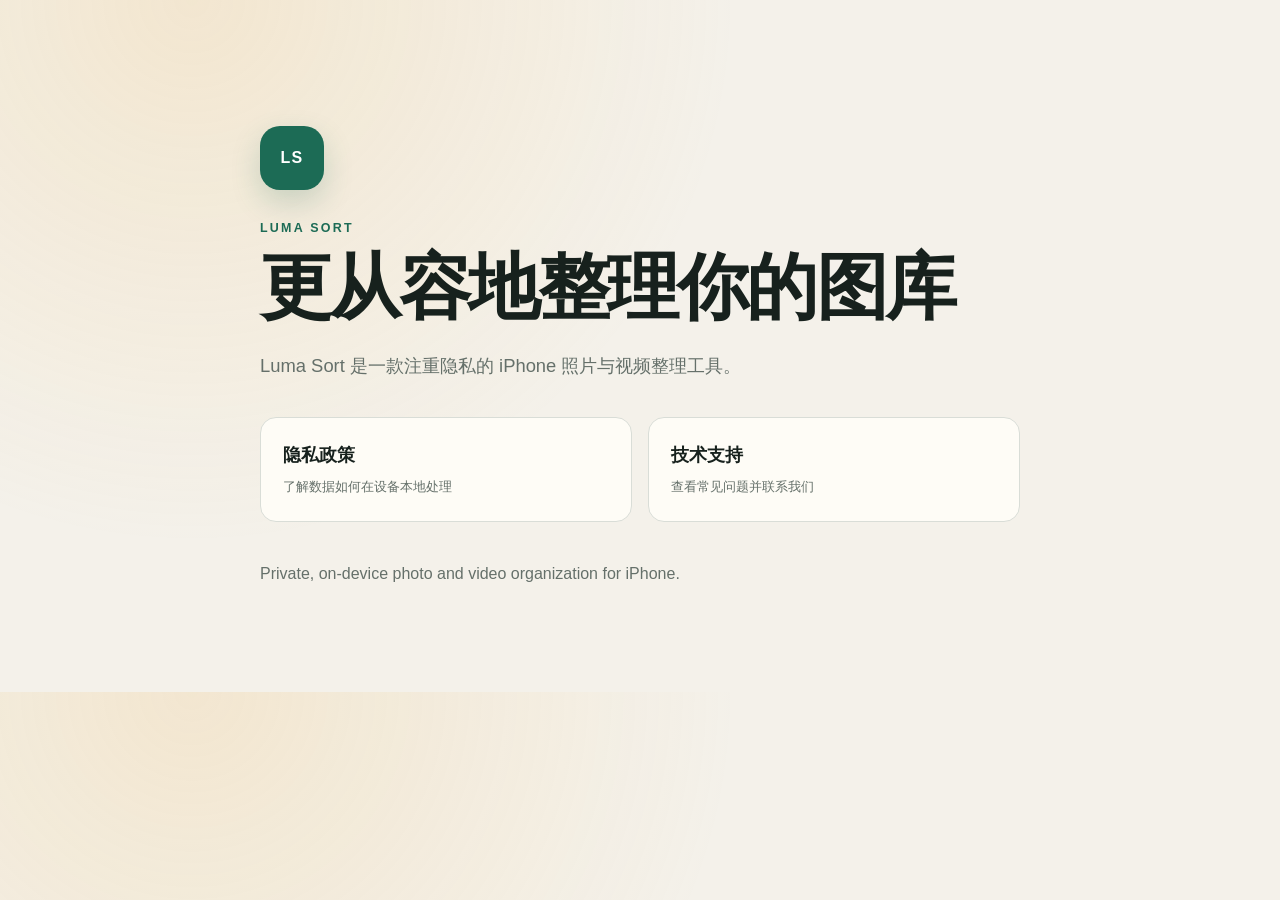
<file: index.html>
<!doctype html>
<html lang="zh-CN">
<head>
  <meta charset="utf-8">
  <meta name="viewport" content="width=device-width, initial-scale=1">
  <meta name="description" content="Luma Sort privacy policy and support.">
  <title>Luma Sort</title>
  <link rel="stylesheet" href="styles.css">
</head>
<body>
  <main class="shell hero">
    <div class="mark">LS</div>
    <p class="eyebrow">LUMA SORT</p>
    <h1>更从容地整理你的图库</h1>
    <p class="lede">Luma Sort 是一款注重隐私的 iPhone 照片与视频整理工具。</p>
    <nav class="cards" aria-label="网站导航">
      <a class="card" href="privacy.html">
        <span>隐私政策</span>
        <small>了解数据如何在设备本地处理</small>
      </a>
      <a class="card" href="support.html">
        <span>技术支持</span>
        <small>查看常见问题并联系我们</small>
      </a>
    </nav>
    <p class="english">Private, on-device photo and video organization for iPhone.</p>
  </main>
</body>
</html>
</file>
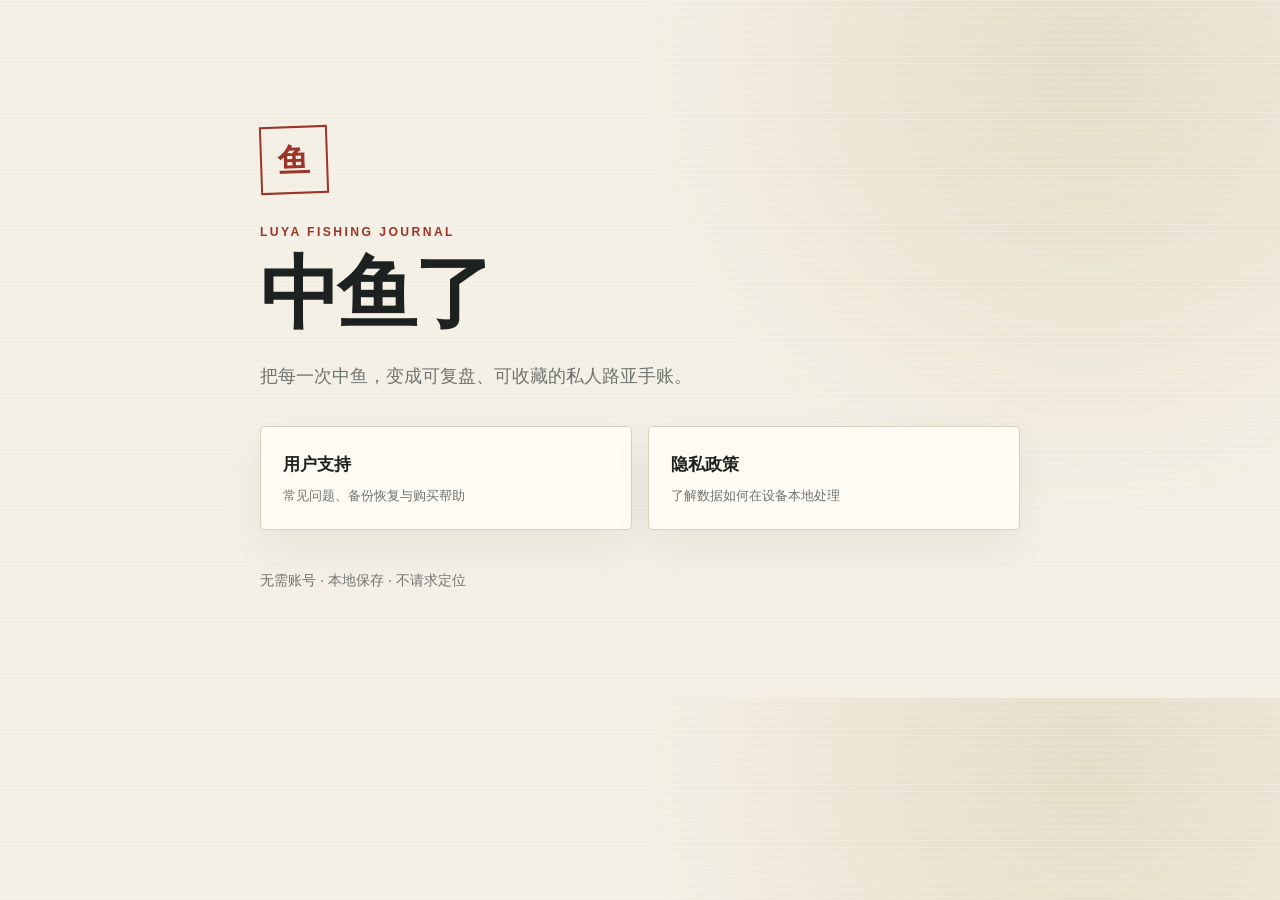
<file: luyafishing/index.html>
<!doctype html>
<html lang="zh-CN">
<head>
  <meta charset="utf-8">
  <meta name="viewport" content="width=device-width, initial-scale=1">
  <meta name="description" content="中鱼了用户支持与隐私政策。">
  <title>中鱼了</title>
  <link rel="stylesheet" href="styles.css">
</head>
<body>
  <main class="shell hero">
    <div class="seal" aria-hidden="true">鱼</div>
    <p class="eyebrow">LUYA FISHING JOURNAL</p>
    <h1>中鱼了</h1>
    <p class="lede">把每一次中鱼，变成可复盘、可收藏的私人路亚手账。</p>
    <nav class="cards" aria-label="网站导航">
      <a class="card" href="support.html">
        <span>用户支持</span>
        <small>常见问题、备份恢复与购买帮助</small>
      </a>
      <a class="card" href="privacy.html">
        <span>隐私政策</span>
        <small>了解数据如何在设备本地处理</small>
      </a>
    </nav>
    <p class="footnote">无需账号 · 本地保存 · 不请求定位</p>
  </main>
</body>
</html>
</file>
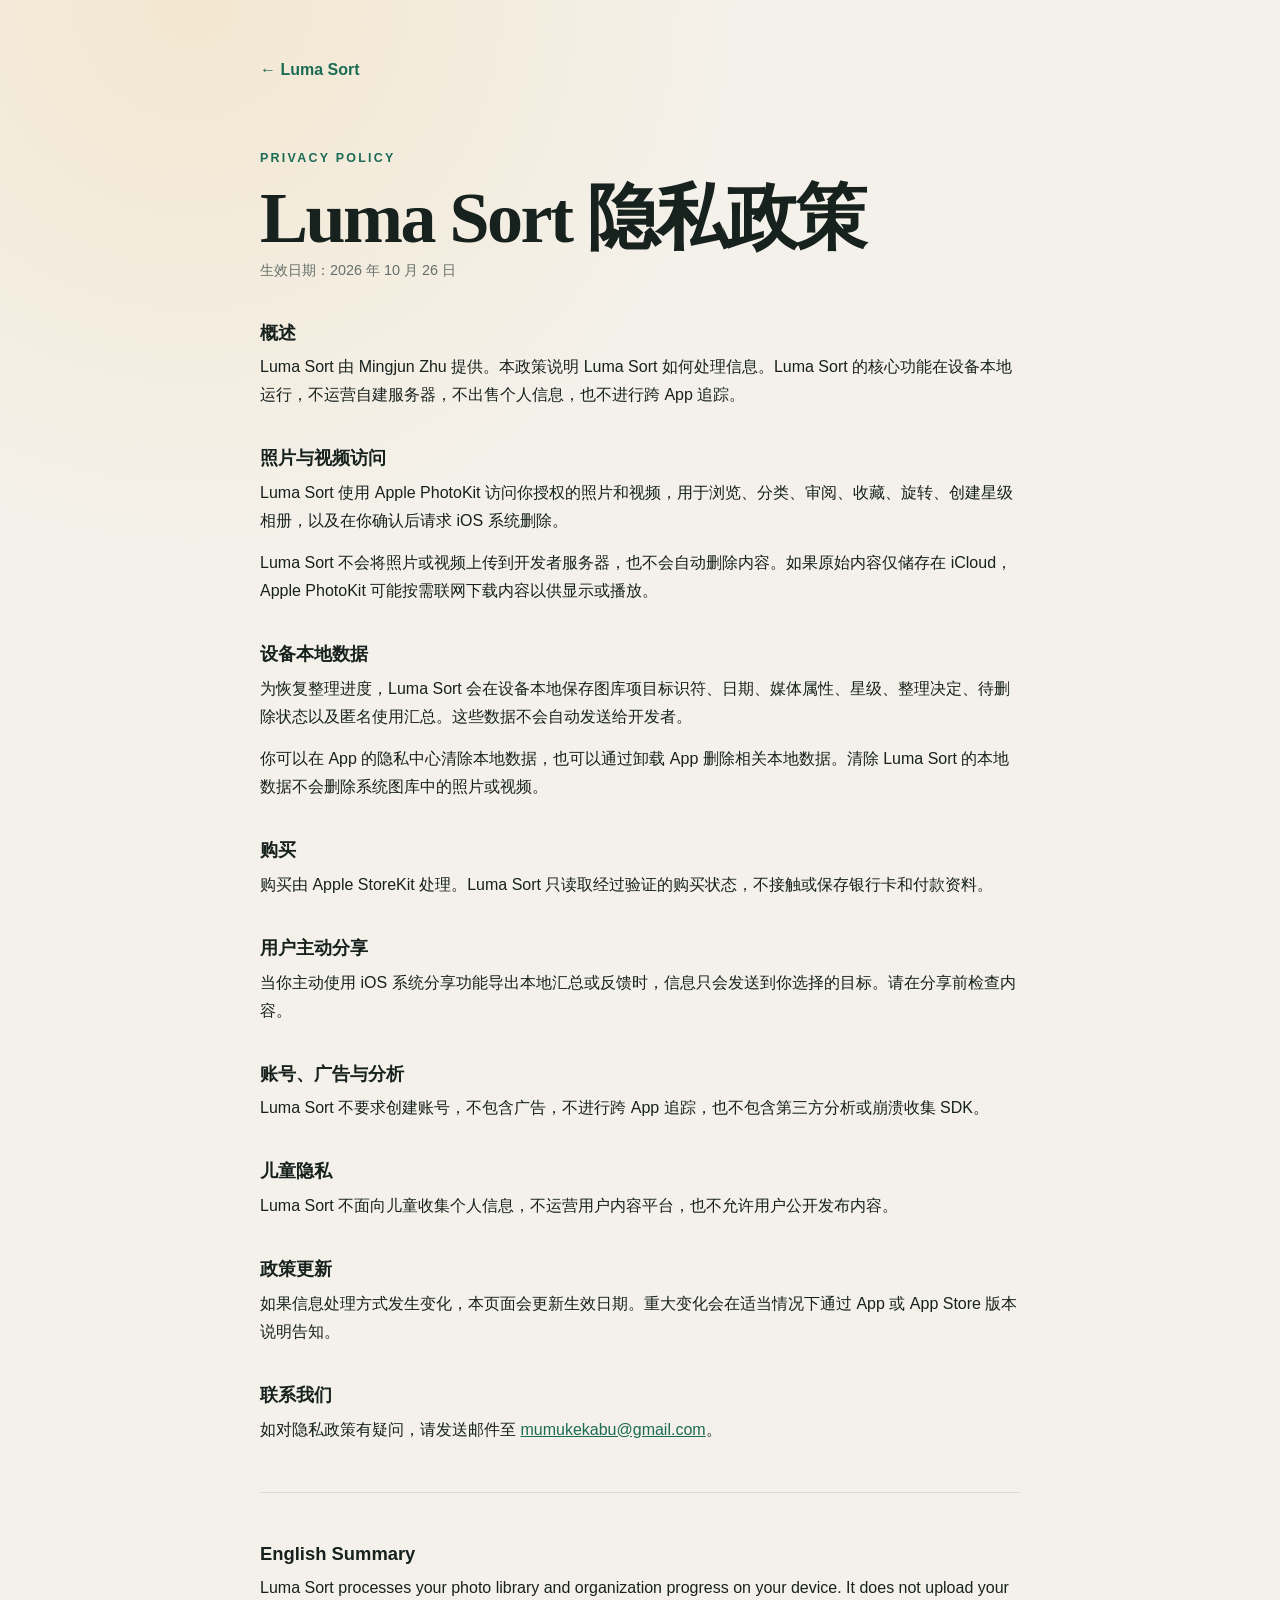
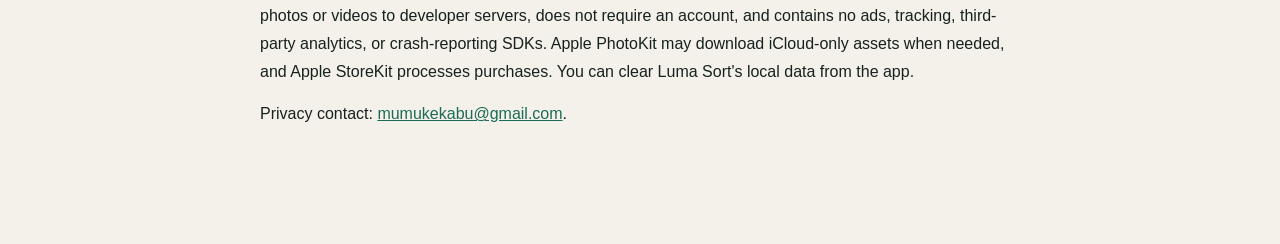
<file: privacy.html>
<!doctype html>
<html lang="zh-CN">
<head>
  <meta charset="utf-8">
  <meta name="viewport" content="width=device-width, initial-scale=1">
  <meta name="description" content="Luma Sort 隐私政策">
  <title>隐私政策 | Luma Sort</title>
  <link rel="stylesheet" href="styles.css">
</head>
<body>
  <main class="shell document">
    <a class="back" href="index.html">← Luma Sort</a>
    <p class="eyebrow">PRIVACY POLICY</p>
    <h1>Luma Sort 隐私政策</h1>
    <p class="meta">生效日期：2026 年 10 月 26 日</p>

    <section>
      <h2>概述</h2>
      <p>Luma Sort 由 Mingjun Zhu 提供。本政策说明 Luma Sort 如何处理信息。Luma Sort 的核心功能在设备本地运行，不运营自建服务器，不出售个人信息，也不进行跨 App 追踪。</p>
    </section>

    <section>
      <h2>照片与视频访问</h2>
      <p>Luma Sort 使用 Apple PhotoKit 访问你授权的照片和视频，用于浏览、分类、审阅、收藏、旋转、创建星级相册，以及在你确认后请求 iOS 系统删除。</p>
      <p>Luma Sort 不会将照片或视频上传到开发者服务器，也不会自动删除内容。如果原始内容仅储存在 iCloud，Apple PhotoKit 可能按需联网下载内容以供显示或播放。</p>
    </section>

    <section>
      <h2>设备本地数据</h2>
      <p>为恢复整理进度，Luma Sort 会在设备本地保存图库项目标识符、日期、媒体属性、星级、整理决定、待删除状态以及匿名使用汇总。这些数据不会自动发送给开发者。</p>
      <p>你可以在 App 的隐私中心清除本地数据，也可以通过卸载 App 删除相关本地数据。清除 Luma Sort 的本地数据不会删除系统图库中的照片或视频。</p>
    </section>

    <section>
      <h2>购买</h2>
      <p>购买由 Apple StoreKit 处理。Luma Sort 只读取经过验证的购买状态，不接触或保存银行卡和付款资料。</p>
    </section>

    <section>
      <h2>用户主动分享</h2>
      <p>当你主动使用 iOS 系统分享功能导出本地汇总或反馈时，信息只会发送到你选择的目标。请在分享前检查内容。</p>
    </section>

    <section>
      <h2>账号、广告与分析</h2>
      <p>Luma Sort 不要求创建账号，不包含广告，不进行跨 App 追踪，也不包含第三方分析或崩溃收集 SDK。</p>
    </section>

    <section>
      <h2>儿童隐私</h2>
      <p>Luma Sort 不面向儿童收集个人信息，不运营用户内容平台，也不允许用户公开发布内容。</p>
    </section>

    <section>
      <h2>政策更新</h2>
      <p>如果信息处理方式发生变化，本页面会更新生效日期。重大变化会在适当情况下通过 App 或 App Store 版本说明告知。</p>
    </section>

    <section>
      <h2>联系我们</h2>
      <p>如对隐私政策有疑问，请发送邮件至 <a href="mailto:mumukekabu@gmail.com">mumukekabu@gmail.com</a>。</p>
    </section>

    <hr>
    <section lang="en">
      <h2>English Summary</h2>
      <p>Luma Sort processes your photo library and organization progress on your device. It does not upload your photos or videos to developer servers, does not require an account, and contains no ads, tracking, third-party analytics, or crash-reporting SDKs. Apple PhotoKit may download iCloud-only assets when needed, and Apple StoreKit processes purchases. You can clear Luma Sort's local data from the app.</p>
      <p>Privacy contact: <a href="mailto:mumukekabu@gmail.com">mumukekabu@gmail.com</a>.</p>
    </section>
  </main>
</body>
</html>
</file>
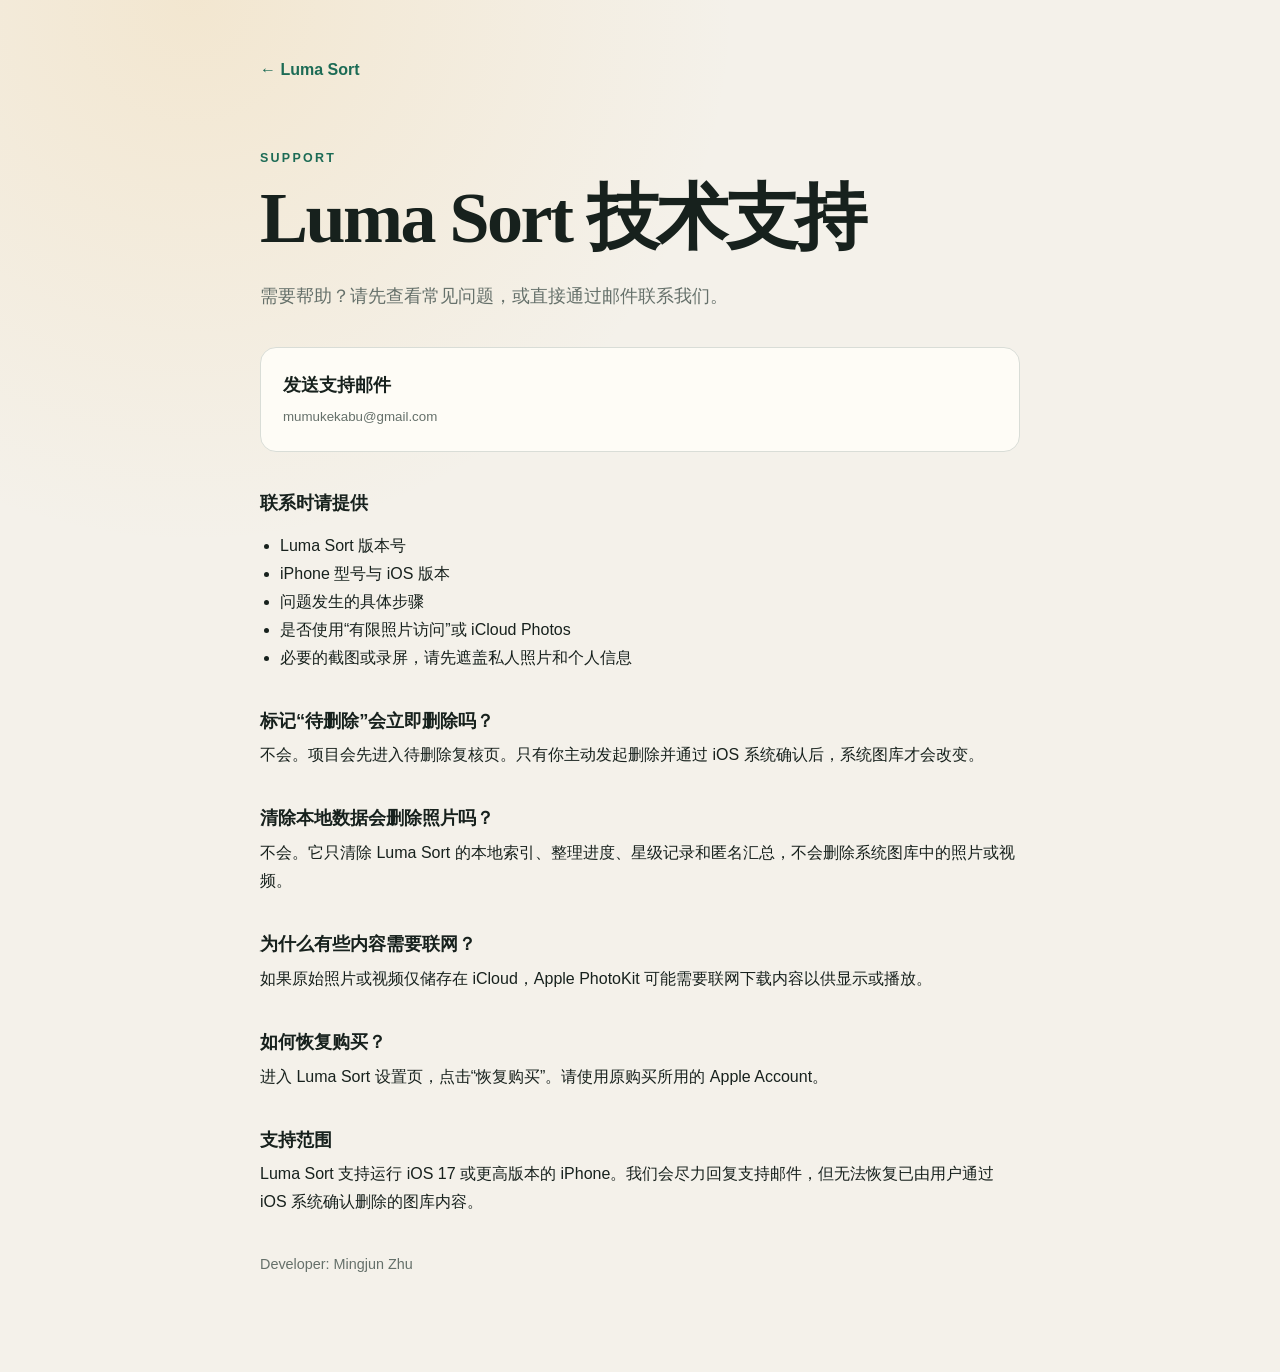
<file: support.html>
<!doctype html>
<html lang="zh-CN">
<head>
  <meta charset="utf-8">
  <meta name="viewport" content="width=device-width, initial-scale=1">
  <meta name="description" content="Luma Sort 技术支持">
  <title>技术支持 | Luma Sort</title>
  <link rel="stylesheet" href="styles.css">
</head>
<body>
  <main class="shell document">
    <a class="back" href="index.html">← Luma Sort</a>
    <p class="eyebrow">SUPPORT</p>
    <h1>Luma Sort 技术支持</h1>
    <p class="lede">需要帮助？请先查看常见问题，或直接通过邮件联系我们。</p>

    <a class="contact" href="mailto:mumukekabu@gmail.com?subject=Luma%20Sort%20Support">
      <span>发送支持邮件</span>
      <small>mumukekabu@gmail.com</small>
    </a>

    <section>
      <h2>联系时请提供</h2>
      <ul>
        <li>Luma Sort 版本号</li>
        <li>iPhone 型号与 iOS 版本</li>
        <li>问题发生的具体步骤</li>
        <li>是否使用“有限照片访问”或 iCloud Photos</li>
        <li>必要的截图或录屏，请先遮盖私人照片和个人信息</li>
      </ul>
    </section>

    <section>
      <h2>标记“待删除”会立即删除吗？</h2>
      <p>不会。项目会先进入待删除复核页。只有你主动发起删除并通过 iOS 系统确认后，系统图库才会改变。</p>
    </section>

    <section>
      <h2>清除本地数据会删除照片吗？</h2>
      <p>不会。它只清除 Luma Sort 的本地索引、整理进度、星级记录和匿名汇总，不会删除系统图库中的照片或视频。</p>
    </section>

    <section>
      <h2>为什么有些内容需要联网？</h2>
      <p>如果原始照片或视频仅储存在 iCloud，Apple PhotoKit 可能需要联网下载内容以供显示或播放。</p>
    </section>

    <section>
      <h2>如何恢复购买？</h2>
      <p>进入 Luma Sort 设置页，点击“恢复购买”。请使用原购买所用的 Apple Account。</p>
    </section>

    <section>
      <h2>支持范围</h2>
      <p>Luma Sort 支持运行 iOS 17 或更高版本的 iPhone。我们会尽力回复支持邮件，但无法恢复已由用户通过 iOS 系统确认删除的图库内容。</p>
    </section>

    <p class="meta">Developer: Mingjun Zhu</p>
  </main>
</body>
</html>
</file>
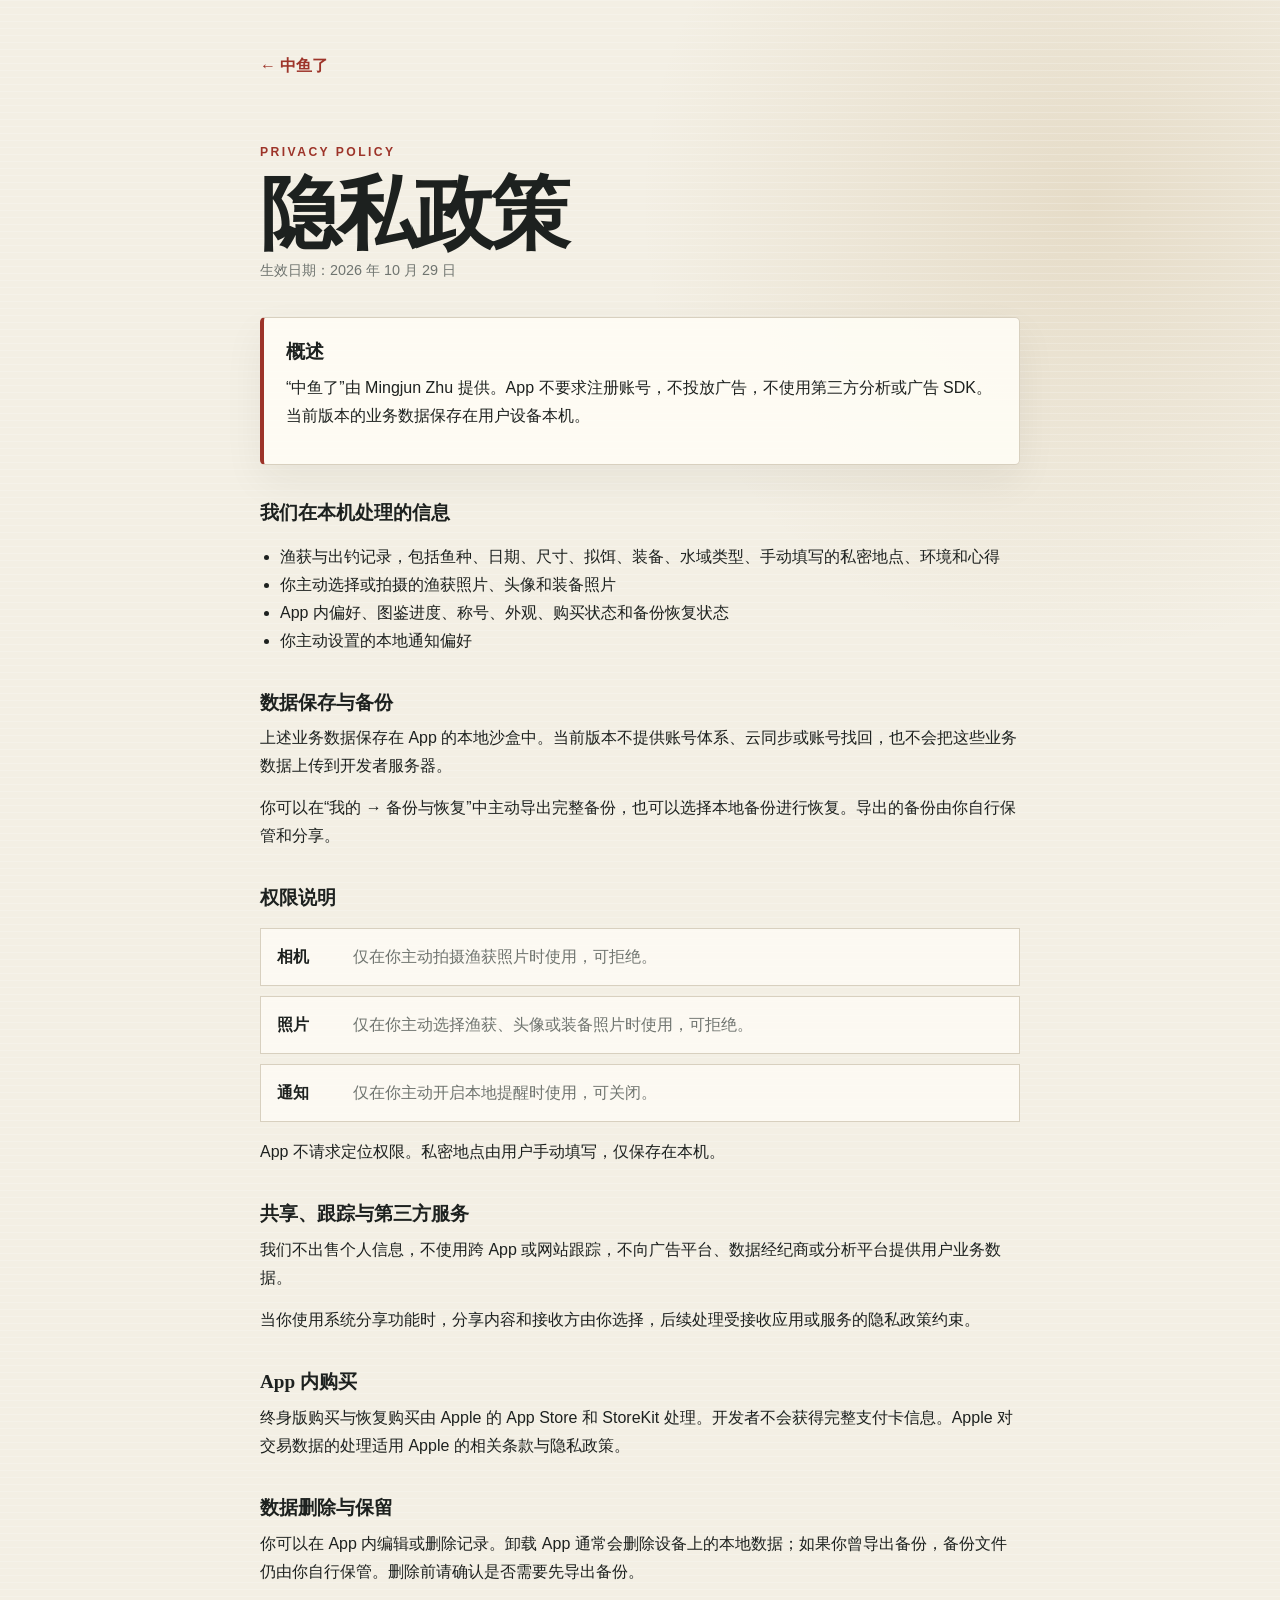
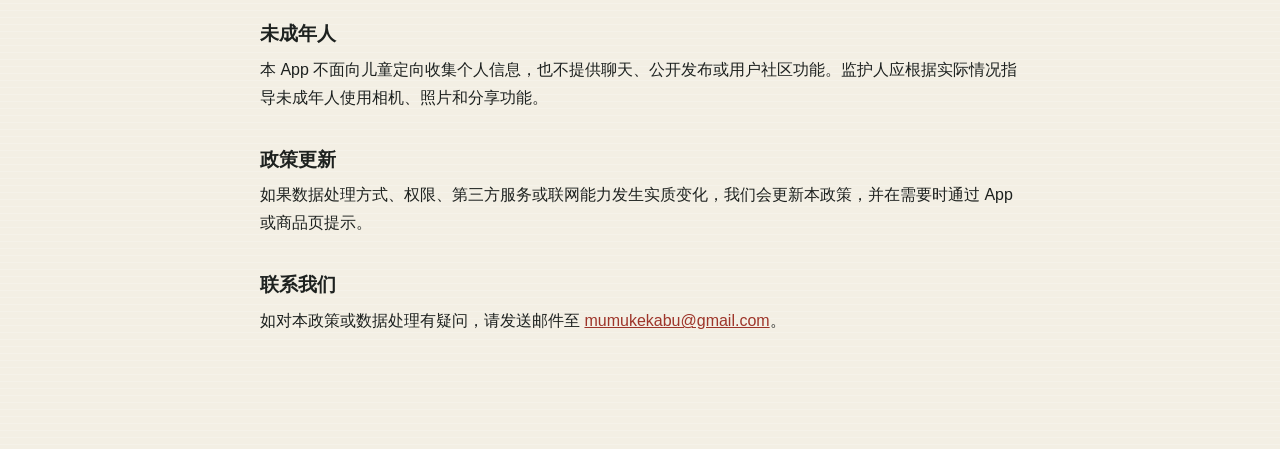
<file: luyafishing/privacy.html>
<!doctype html>
<html lang="zh-CN">
<head>
  <meta charset="utf-8">
  <meta name="viewport" content="width=device-width, initial-scale=1">
  <meta name="description" content="中鱼了隐私政策">
  <title>隐私政策 | 中鱼了</title>
  <link rel="stylesheet" href="styles.css">
</head>
<body>
  <main class="shell document">
    <a class="back" href="index.html">← 中鱼了</a>
    <p class="eyebrow">PRIVACY POLICY</p>
    <h1>隐私政策</h1>
    <p class="meta">生效日期：2026 年 10 月 29 日</p>

    <section class="notice">
      <h2>概述</h2>
      <p>“中鱼了”由 Mingjun Zhu 提供。App 不要求注册账号，不投放广告，不使用第三方分析或广告 SDK。当前版本的业务数据保存在用户设备本机。</p>
    </section>

    <section>
      <h2>我们在本机处理的信息</h2>
      <ul>
        <li>渔获与出钓记录，包括鱼种、日期、尺寸、拟饵、装备、水域类型、手动填写的私密地点、环境和心得</li>
        <li>你主动选择或拍摄的渔获照片、头像和装备照片</li>
        <li>App 内偏好、图鉴进度、称号、外观、购买状态和备份恢复状态</li>
        <li>你主动设置的本地通知偏好</li>
      </ul>
    </section>

    <section>
      <h2>数据保存与备份</h2>
      <p>上述业务数据保存在 App 的本地沙盒中。当前版本不提供账号体系、云同步或账号找回，也不会把这些业务数据上传到开发者服务器。</p>
      <p>你可以在“我的 → 备份与恢复”中主动导出完整备份，也可以选择本地备份进行恢复。导出的备份由你自行保管和分享。</p>
    </section>

    <section>
      <h2>权限说明</h2>
      <div class="permission-grid">
        <div><strong>相机</strong><span>仅在你主动拍摄渔获照片时使用，可拒绝。</span></div>
        <div><strong>照片</strong><span>仅在你主动选择渔获、头像或装备照片时使用，可拒绝。</span></div>
        <div><strong>通知</strong><span>仅在你主动开启本地提醒时使用，可关闭。</span></div>
      </div>
      <p>App 不请求定位权限。私密地点由用户手动填写，仅保存在本机。</p>
    </section>

    <section>
      <h2>共享、跟踪与第三方服务</h2>
      <p>我们不出售个人信息，不使用跨 App 或网站跟踪，不向广告平台、数据经纪商或分析平台提供用户业务数据。</p>
      <p>当你使用系统分享功能时，分享内容和接收方由你选择，后续处理受接收应用或服务的隐私政策约束。</p>
    </section>

    <section>
      <h2>App 内购买</h2>
      <p>终身版购买与恢复购买由 Apple 的 App Store 和 StoreKit 处理。开发者不会获得完整支付卡信息。Apple 对交易数据的处理适用 Apple 的相关条款与隐私政策。</p>
    </section>

    <section>
      <h2>数据删除与保留</h2>
      <p>你可以在 App 内编辑或删除记录。卸载 App 通常会删除设备上的本地数据；如果你曾导出备份，备份文件仍由你自行保管。删除前请确认是否需要先导出备份。</p>
    </section>

    <section>
      <h2>未成年人</h2>
      <p>本 App 不面向儿童定向收集个人信息，也不提供聊天、公开发布或用户社区功能。监护人应根据实际情况指导未成年人使用相机、照片和分享功能。</p>
    </section>

    <section>
      <h2>政策更新</h2>
      <p>如果数据处理方式、权限、第三方服务或联网能力发生实质变化，我们会更新本政策，并在需要时通过 App 或商品页提示。</p>
    </section>

    <section>
      <h2>联系我们</h2>
      <p>如对本政策或数据处理有疑问，请发送邮件至 <a href="mailto:mumukekabu@gmail.com">mumukekabu@gmail.com</a>。</p>
    </section>
  </main>
</body>
</html>
</file>
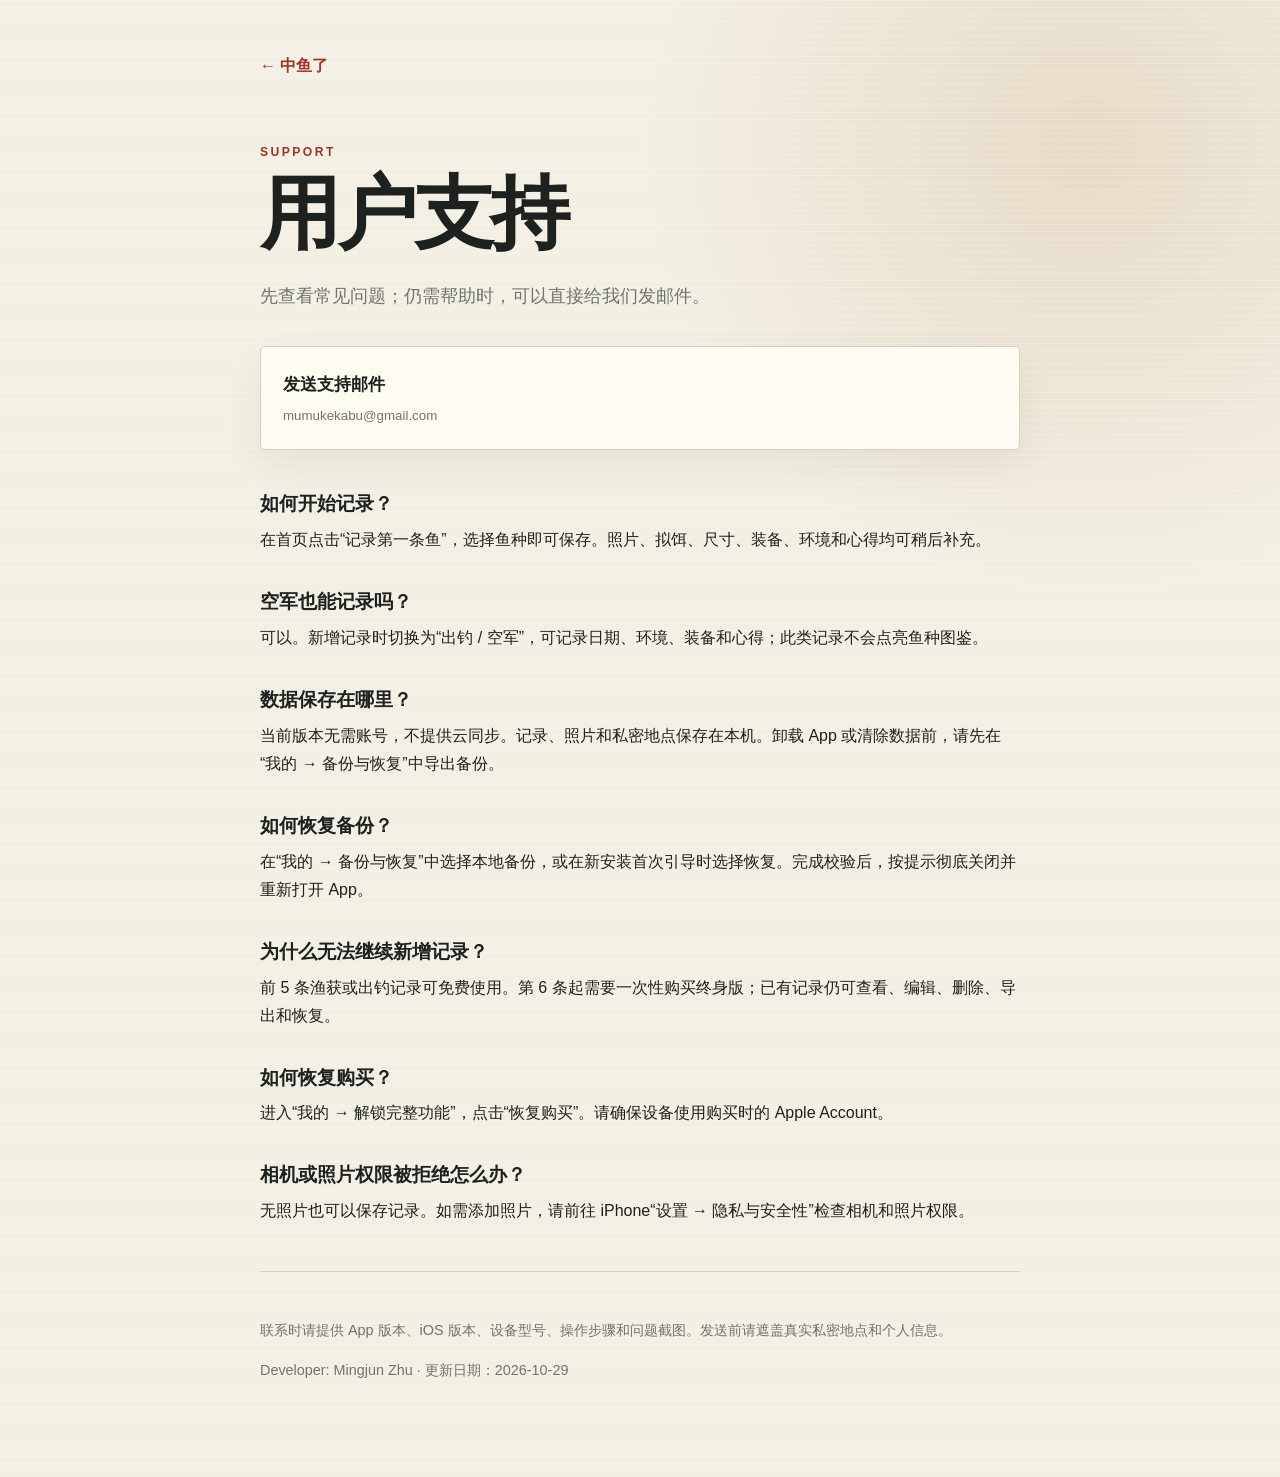
<file: luyafishing/support.html>
<!doctype html>
<html lang="zh-CN">
<head>
  <meta charset="utf-8">
  <meta name="viewport" content="width=device-width, initial-scale=1">
  <meta name="description" content="中鱼了用户支持">
  <title>用户支持 | 中鱼了</title>
  <link rel="stylesheet" href="styles.css">
</head>
<body>
  <main class="shell document">
    <a class="back" href="index.html">← 中鱼了</a>
    <p class="eyebrow">SUPPORT</p>
    <h1>用户支持</h1>
    <p class="lede">先查看常见问题；仍需帮助时，可以直接给我们发邮件。</p>

    <a class="contact" href="mailto:mumukekabu@gmail.com?subject=%E4%B8%AD%E9%B1%BC%E4%BA%86%E7%94%A8%E6%88%B7%E6%94%AF%E6%8C%81">
      <span>发送支持邮件</span>
      <small>mumukekabu@gmail.com</small>
    </a>

    <section>
      <h2>如何开始记录？</h2>
      <p>在首页点击“记录第一条鱼”，选择鱼种即可保存。照片、拟饵、尺寸、装备、环境和心得均可稍后补充。</p>
    </section>

    <section>
      <h2>空军也能记录吗？</h2>
      <p>可以。新增记录时切换为“出钓 / 空军”，可记录日期、环境、装备和心得；此类记录不会点亮鱼种图鉴。</p>
    </section>

    <section>
      <h2>数据保存在哪里？</h2>
      <p>当前版本无需账号，不提供云同步。记录、照片和私密地点保存在本机。卸载 App 或清除数据前，请先在“我的 → 备份与恢复”中导出备份。</p>
    </section>

    <section>
      <h2>如何恢复备份？</h2>
      <p>在“我的 → 备份与恢复”中选择本地备份，或在新安装首次引导时选择恢复。完成校验后，按提示彻底关闭并重新打开 App。</p>
    </section>

    <section>
      <h2>为什么无法继续新增记录？</h2>
      <p>前 5 条渔获或出钓记录可免费使用。第 6 条起需要一次性购买终身版；已有记录仍可查看、编辑、删除、导出和恢复。</p>
    </section>

    <section>
      <h2>如何恢复购买？</h2>
      <p>进入“我的 → 解锁完整功能”，点击“恢复购买”。请确保设备使用购买时的 Apple Account。</p>
    </section>

    <section>
      <h2>相机或照片权限被拒绝怎么办？</h2>
      <p>无照片也可以保存记录。如需添加照片，请前往 iPhone“设置 → 隐私与安全性”检查相机和照片权限。</p>
    </section>

    <hr>
    <p class="meta">联系时请提供 App 版本、iOS 版本、设备型号、操作步骤和问题截图。发送前请遮盖真实私密地点和个人信息。</p>
    <p class="meta">Developer: Mingjun Zhu · 更新日期：2026-10-29</p>
  </main>
</body>
</html>
</file>
<file: styles.css>
:root {
  color-scheme: light dark;
  --bg: #f4f1ea;
  --paper: #fffdf8;
  --ink: #17211d;
  --muted: #65706a;
  --accent: #1c6b55;
  --line: #d9ddd7;
}

* { box-sizing: border-box; }

body {
  margin: 0;
  background:
    radial-gradient(circle at 15% 0%, rgba(236, 183, 90, .18), transparent 34rem),
    var(--bg);
  color: var(--ink);
  font-family: -apple-system, BlinkMacSystemFont, "Segoe UI", "PingFang SC", "Hiragino Sans GB", sans-serif;
  line-height: 1.75;
}

a { color: var(--accent); }

.shell {
  width: min(760px, calc(100% - 36px));
  margin: 0 auto;
}

.hero { padding: 14vh 0 10vh; }
.document { padding: 56px 0 80px; }

.mark {
  display: grid;
  width: 64px;
  height: 64px;
  place-items: center;
  border-radius: 20px;
  background: var(--accent);
  color: white;
  font-weight: 800;
  letter-spacing: .08em;
  box-shadow: 0 12px 30px rgba(28, 107, 85, .2);
}

.eyebrow {
  margin: 28px 0 8px;
  color: var(--accent);
  font-size: .78rem;
  font-weight: 800;
  letter-spacing: .18em;
}

h1 {
  margin: 0;
  font-family: Georgia, "Noto Serif SC", serif;
  font-size: clamp(2.2rem, 8vw, 4.5rem);
  line-height: 1.12;
  letter-spacing: -.035em;
}

h2 {
  margin: 0 0 8px;
  font-size: 1.15rem;
  line-height: 1.4;
}

p { margin: 0 0 14px; }
.lede { margin: 22px 0 34px; color: var(--muted); font-size: 1.15rem; }
.meta { color: var(--muted); font-size: .9rem; }
.english { margin-top: 38px; color: var(--muted); }
.back { display: inline-block; margin-bottom: 36px; text-decoration: none; font-weight: 700; }

.cards {
  display: grid;
  grid-template-columns: repeat(2, 1fr);
  gap: 16px;
}

.card, .contact {
  display: flex;
  flex-direction: column;
  padding: 22px;
  border: 1px solid var(--line);
  border-radius: 16px;
  background: color-mix(in srgb, var(--paper) 92%, transparent);
  color: var(--ink);
  text-decoration: none;
  transition: transform .18s ease, border-color .18s ease;
}

.card:hover, .contact:hover { transform: translateY(-2px); border-color: var(--accent); }
.card span, .contact span { font-size: 1.1rem; font-weight: 800; }
.card small, .contact small { margin-top: 5px; color: var(--muted); }
.contact { margin: 28px 0 38px; }

section { margin: 36px 0; }
ul { padding-left: 1.25rem; }
hr { margin: 48px 0; border: 0; border-top: 1px solid var(--line); }

@media (max-width: 600px) {
  .cards { grid-template-columns: 1fr; }
  .document { padding-top: 30px; }
}

@media (prefers-color-scheme: dark) {
  :root {
    --bg: #111713;
    --paper: #18211c;
    --ink: #edf4ef;
    --muted: #a9b5ad;
    --accent: #73d4b1;
    --line: #334139;
  }
}
</file>
<file: luyafishing/styles.css>
:root {
  color-scheme: light dark;
  --paper: #f3efe4;
  --surface: #fffdf6;
  --ink: #1d211f;
  --muted: #6f746f;
  --cinnabar: #9d3429;
  --gold: #a78345;
  --line: #d8d0bf;
}

* { box-sizing: border-box; }

body {
  margin: 0;
  background:
    linear-gradient(rgba(255, 255, 255, .2) 1px, transparent 1px),
    radial-gradient(circle at 85% 10%, rgba(167, 131, 69, .18), transparent 28rem),
    var(--paper);
  background-size: 100% 7px, auto, auto;
  color: var(--ink);
  font-family: -apple-system, BlinkMacSystemFont, "PingFang SC", "Hiragino Sans GB", sans-serif;
  line-height: 1.75;
}

a { color: var(--cinnabar); }

.shell {
  width: min(760px, calc(100% - 36px));
  margin: 0 auto;
}

.hero { padding: 14vh 0 10vh; }
.document { padding: 52px 0 80px; }

.seal {
  display: grid;
  width: 68px;
  height: 68px;
  place-items: center;
  border: 2px solid var(--cinnabar);
  color: var(--cinnabar);
  font-family: "Songti SC", "STSong", serif;
  font-size: 2rem;
  font-weight: 700;
  transform: rotate(-2deg);
}

.eyebrow {
  margin: 28px 0 8px;
  color: var(--cinnabar);
  font-size: .76rem;
  font-weight: 800;
  letter-spacing: .2em;
}

h1 {
  margin: 0;
  font-family: "Songti SC", "STSong", Georgia, serif;
  font-size: clamp(2.5rem, 9vw, 5rem);
  font-weight: 700;
  line-height: 1.08;
  letter-spacing: -.04em;
}

h2 {
  margin: 0 0 8px;
  font-family: "Songti SC", "STSong", Georgia, serif;
  font-size: 1.2rem;
  line-height: 1.45;
}

p { margin: 0 0 14px; }
ul { padding-left: 1.25rem; }
section { margin: 34px 0; }
hr { margin: 46px 0; border: 0; border-top: 1px solid var(--line); }

.lede { margin: 22px 0 34px; color: var(--muted); font-size: 1.15rem; }
.meta, .footnote { color: var(--muted); font-size: .9rem; }
.footnote { margin-top: 38px; }
.back { display: inline-block; margin-bottom: 34px; font-weight: 700; text-decoration: none; }

.cards {
  display: grid;
  grid-template-columns: repeat(2, 1fr);
  gap: 16px;
}

.card, .contact, .notice {
  border: 1px solid var(--line);
  border-radius: 5px;
  background: color-mix(in srgb, var(--surface) 91%, transparent);
  box-shadow: 0 16px 40px rgba(42, 35, 24, .06);
}

.card, .contact {
  display: flex;
  flex-direction: column;
  padding: 22px;
  color: var(--ink);
  text-decoration: none;
  transition: transform .18s ease, border-color .18s ease;
}

.card:hover, .contact:hover { transform: translateY(-2px); border-color: var(--gold); }
.card span, .contact span { font-size: 1.08rem; font-weight: 800; }
.card small, .contact small { margin-top: 5px; color: var(--muted); }
.contact { margin: 28px 0 40px; }
.notice { padding: 20px 22px; border-left: 4px solid var(--cinnabar); }

.permission-grid {
  display: grid;
  gap: 10px;
  margin: 16px 0;
}

.permission-grid div {
  display: grid;
  grid-template-columns: 64px 1fr;
  gap: 12px;
  padding: 14px 16px;
  border: 1px solid var(--line);
  background: color-mix(in srgb, var(--surface) 78%, transparent);
}

.permission-grid span { color: var(--muted); }

@media (max-width: 600px) {
  .cards { grid-template-columns: 1fr; }
  .document { padding-top: 28px; }
  .permission-grid div { grid-template-columns: 1fr; gap: 2px; }
}

@media (prefers-color-scheme: dark) {
  :root {
    --paper: #151613;
    --surface: #20211d;
    --ink: #f1eee4;
    --muted: #aaa89f;
    --cinnabar: #e48172;
    --gold: #d2af6d;
    --line: #3a3a34;
  }
}
</file>
